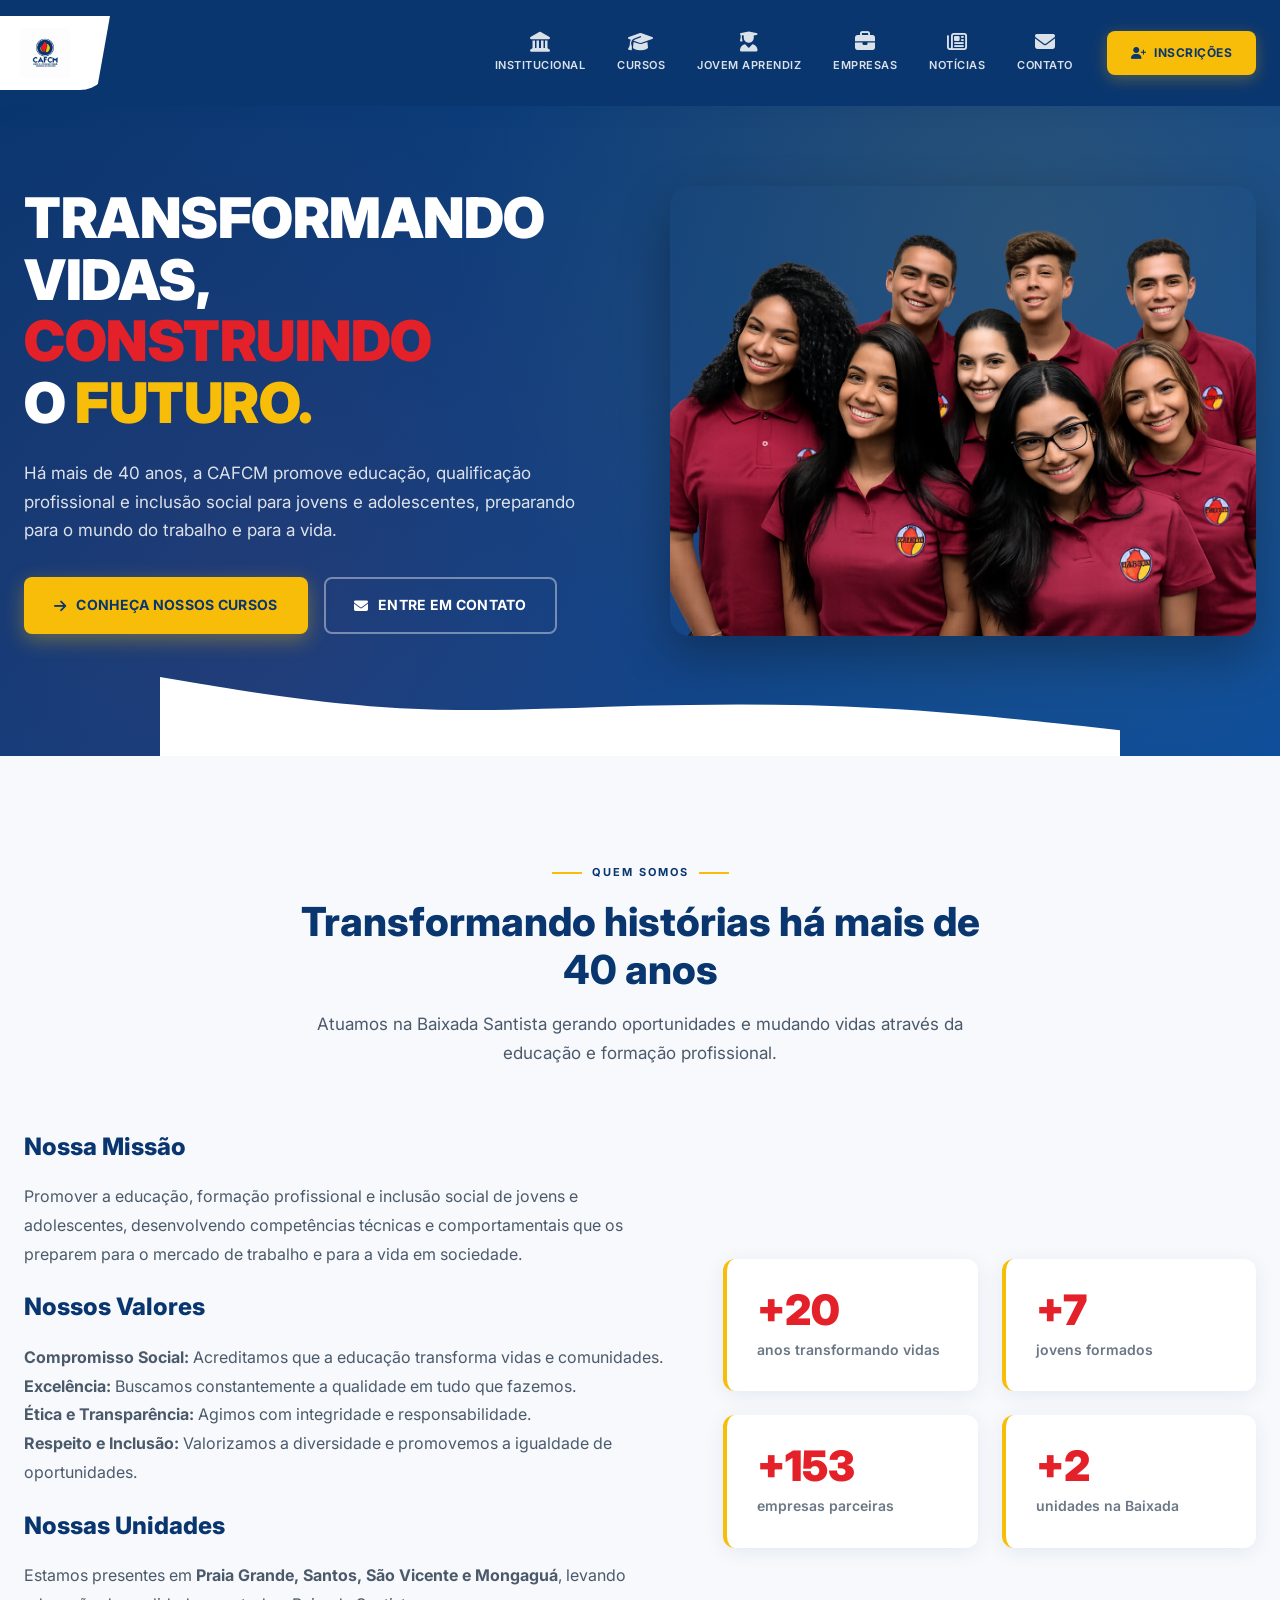
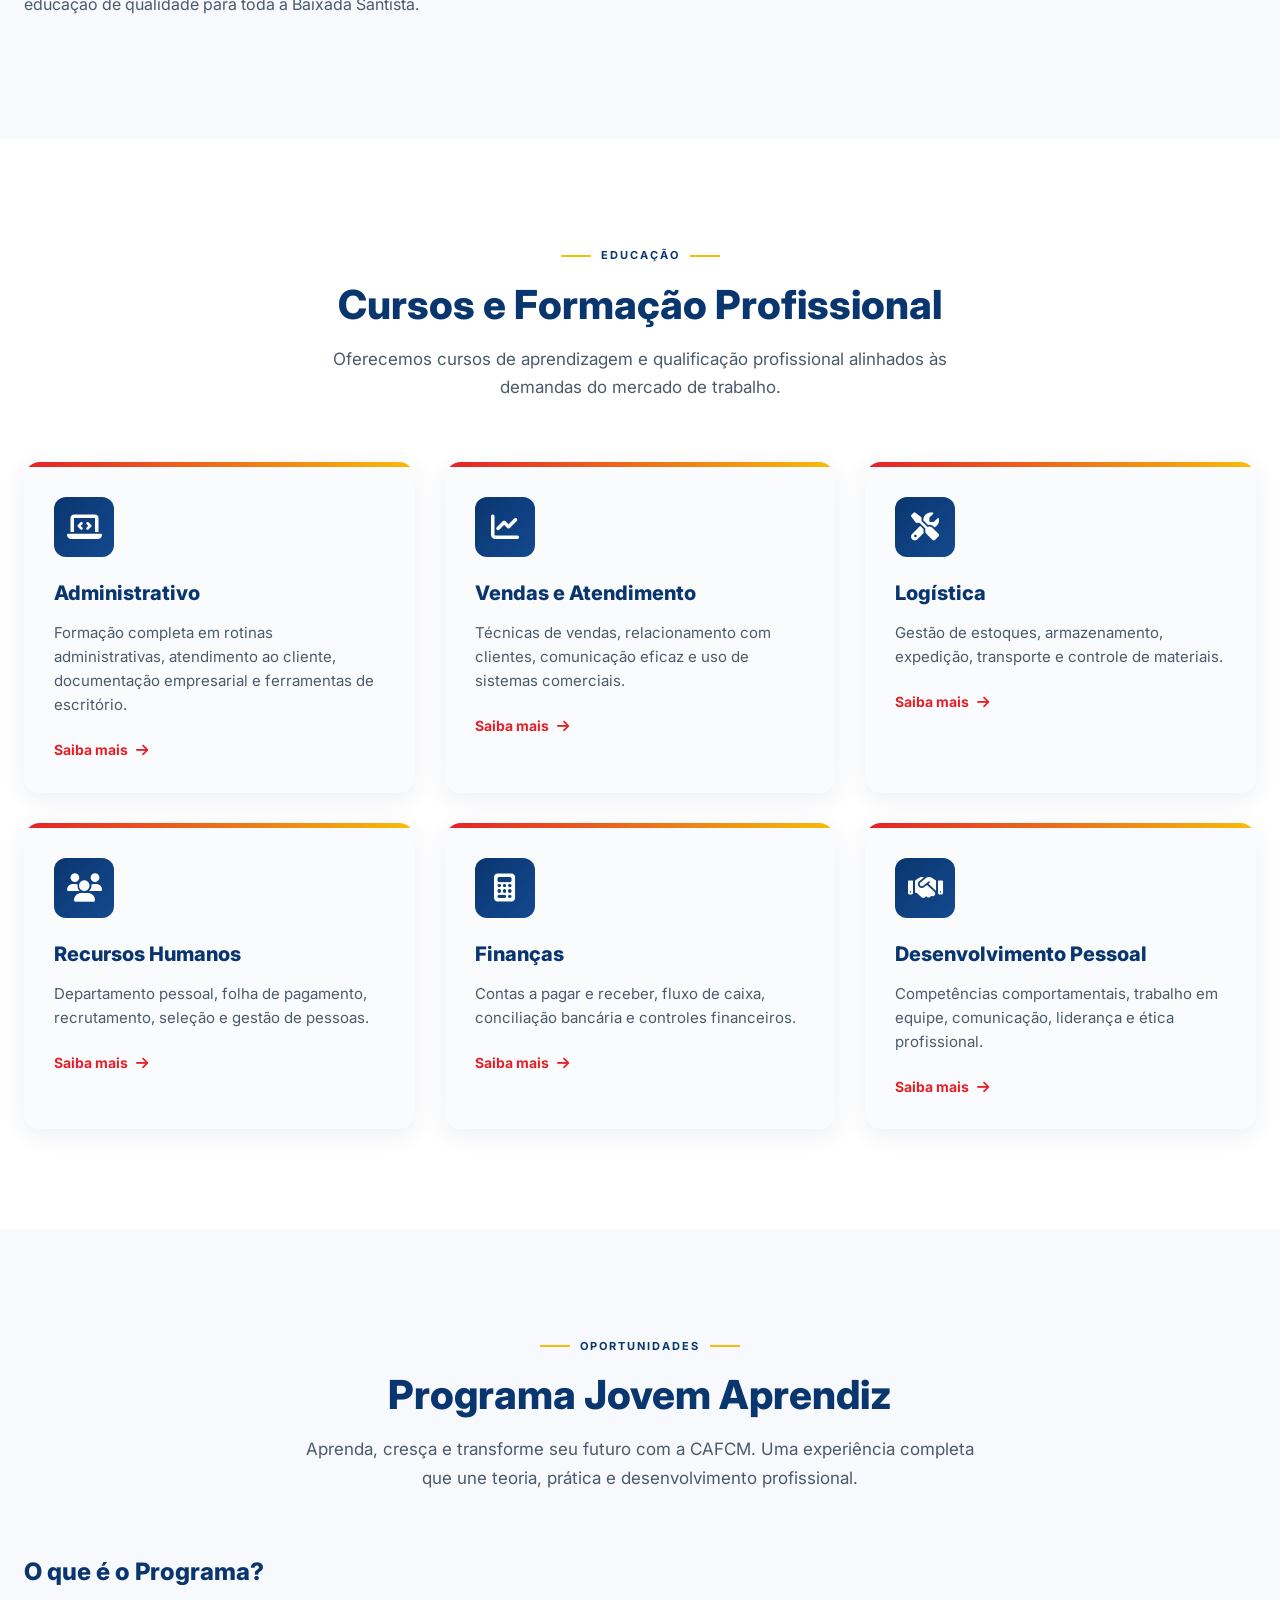
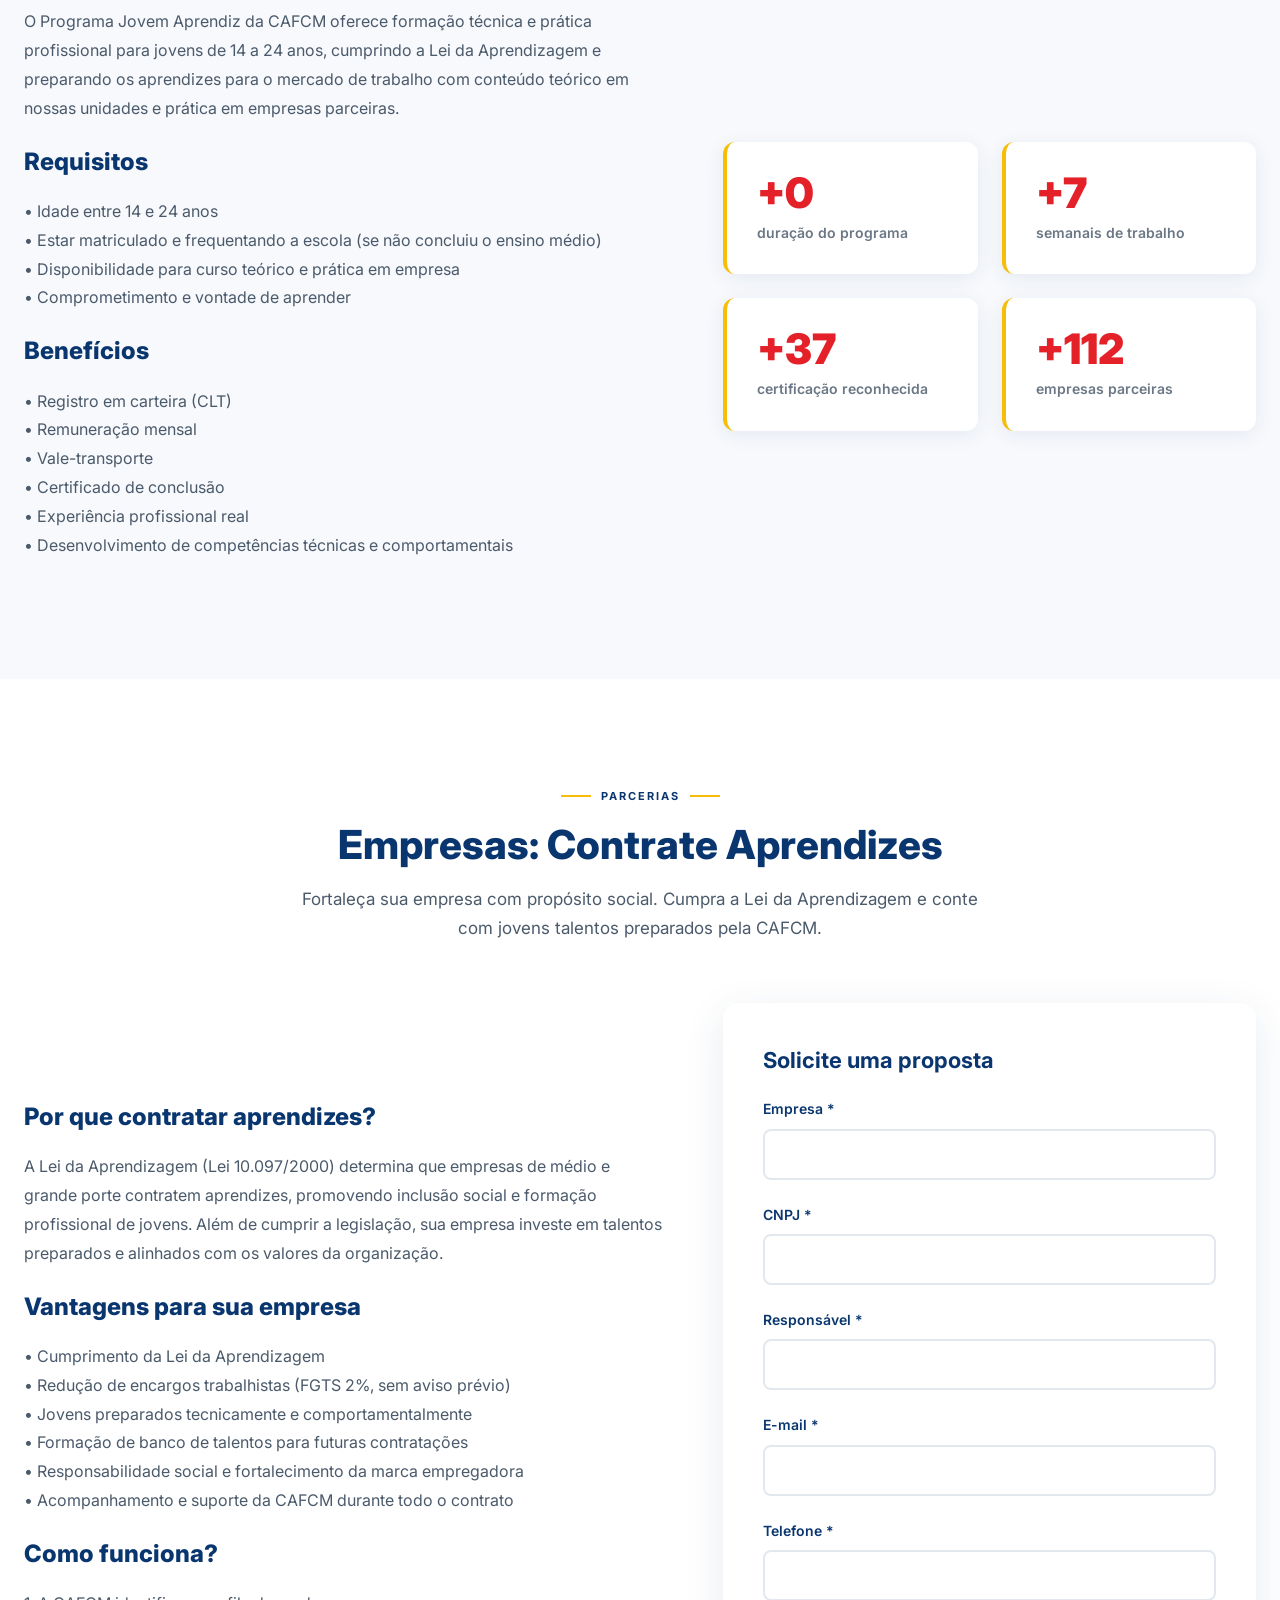
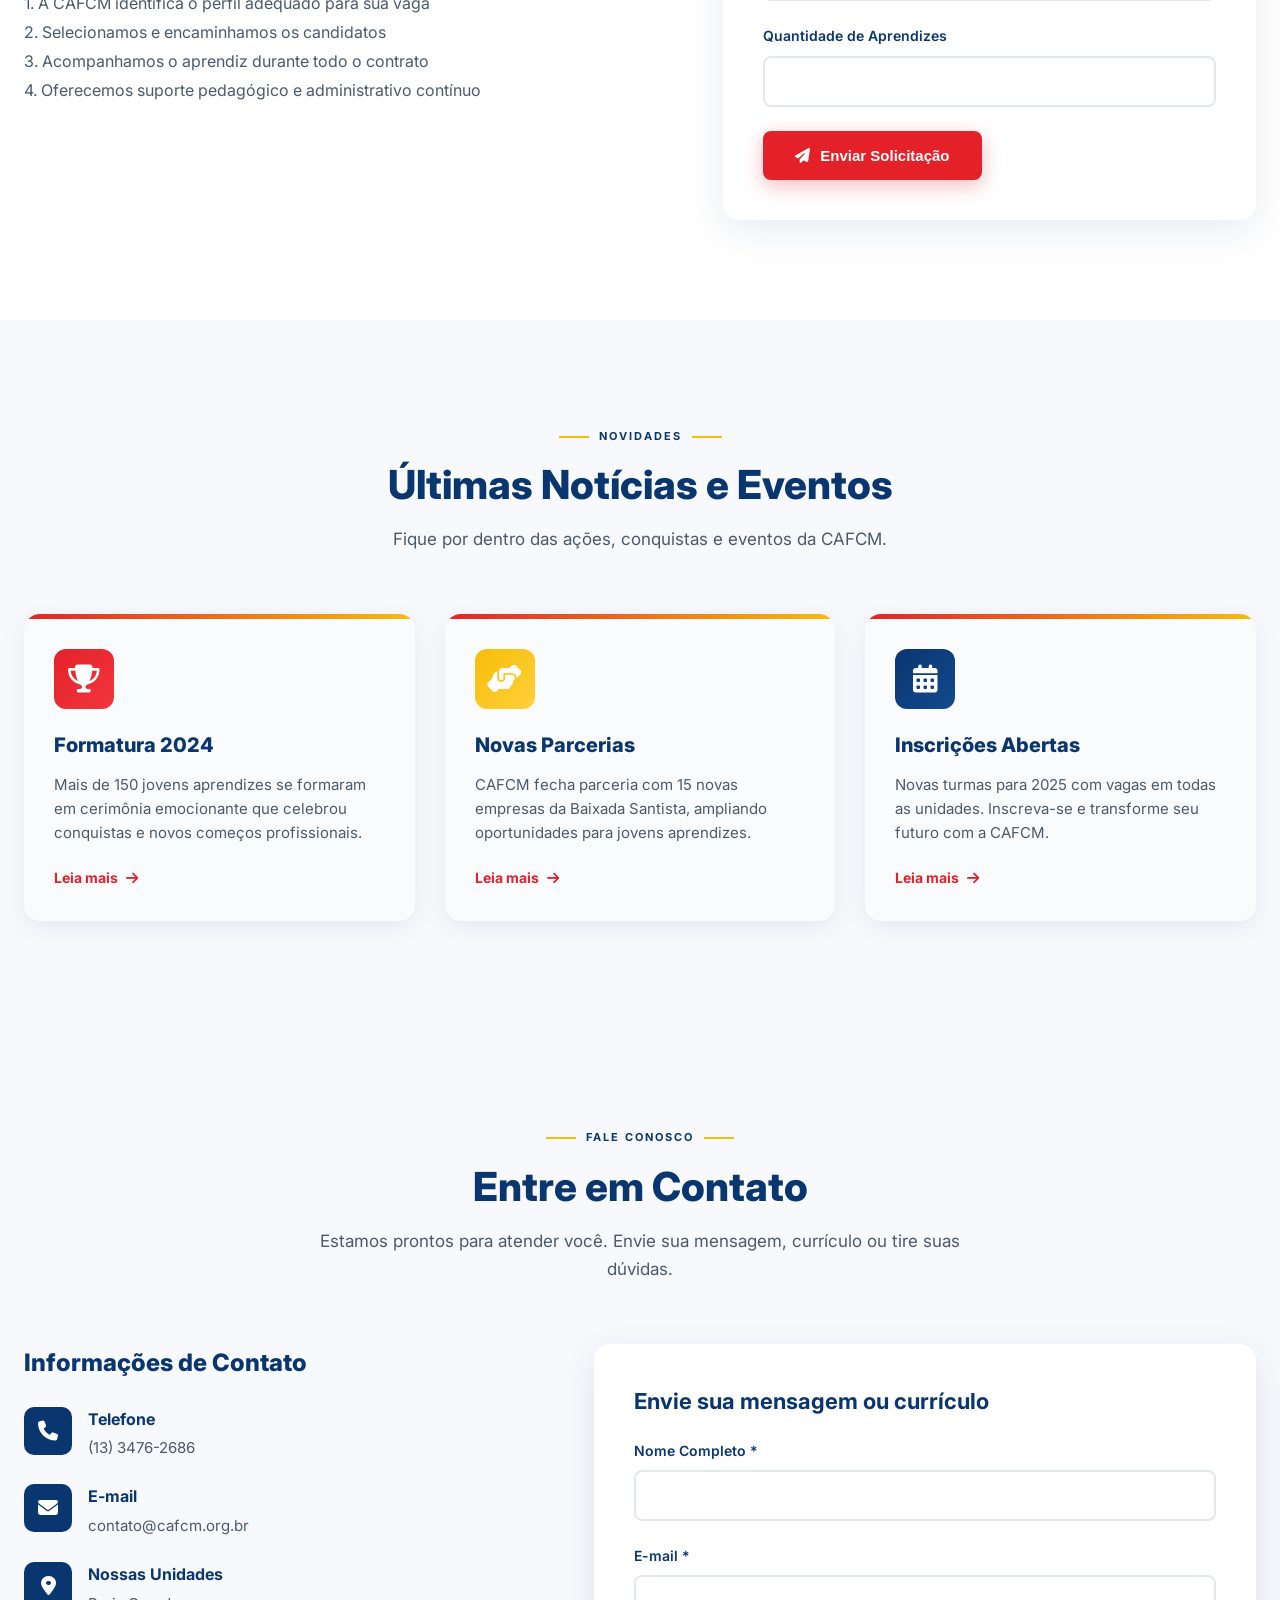
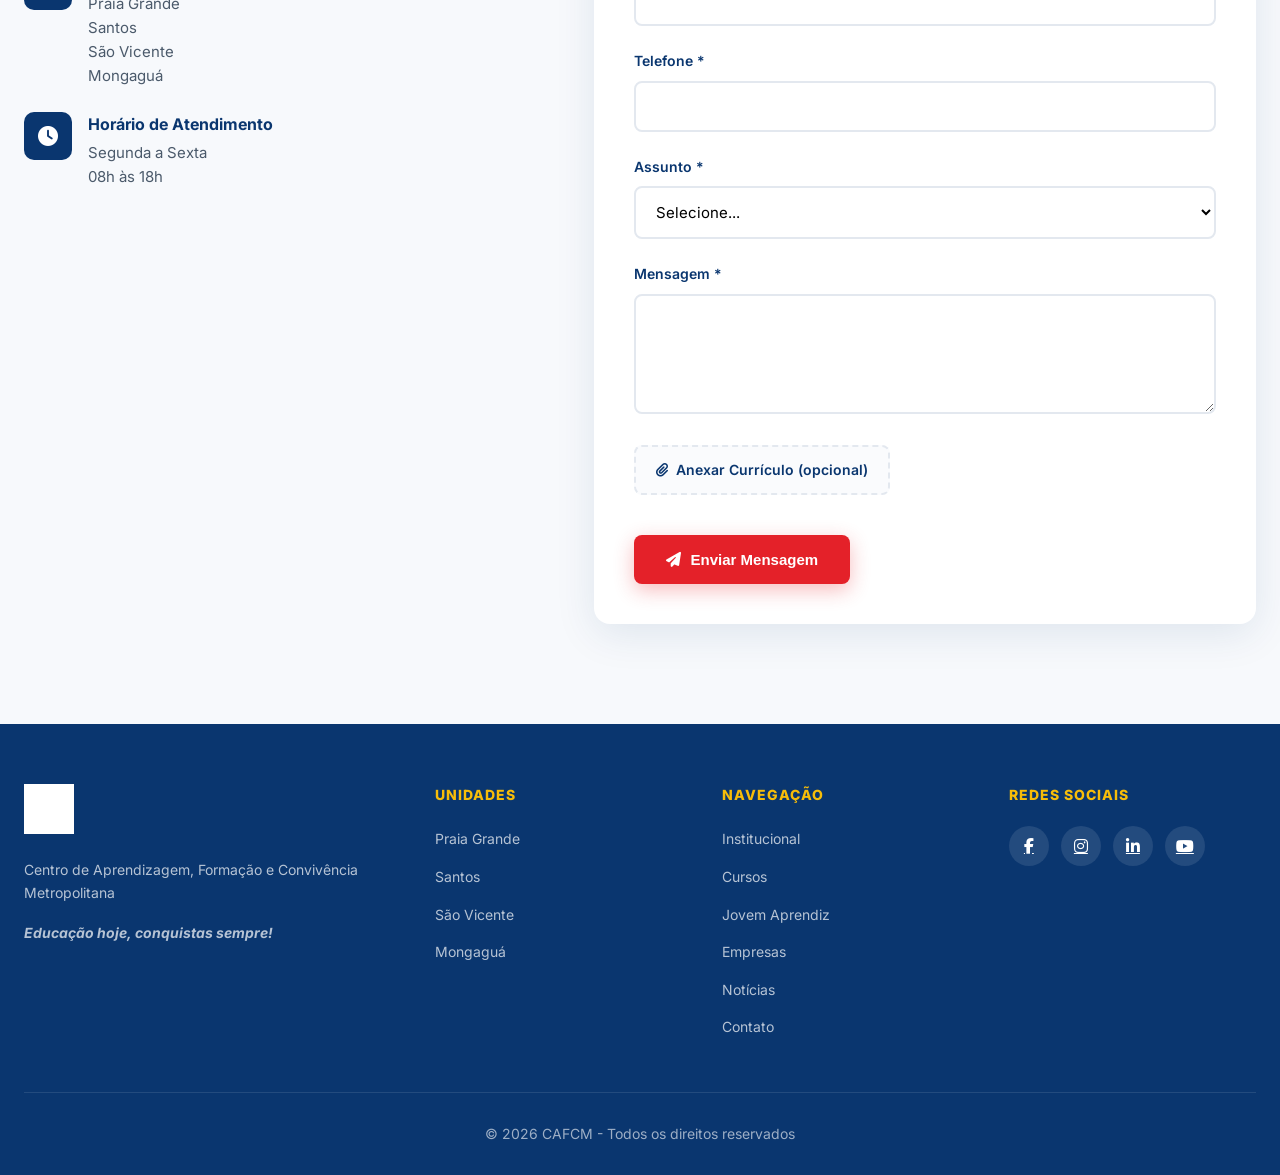
<file: index.html>
<!DOCTYPE html>
<html lang="pt-BR">
<head>
    <meta charset="UTF-8">
    <meta name="viewport" content="width=device-width, initial-scale=1.0">
    <title>CAFCM - Centro de Aprendizagem, Formação e Convivência Metropolitana</title>
    <meta name="description" content="Há mais de 40 anos transformando vidas através da educação profissional e inclusão social na Baixada Santista.">
    <link rel="stylesheet" href="styles.css?v=4">
    <link rel="stylesheet" href="https://cdnjs.cloudflare.com/ajax/libs/font-awesome/6.4.0/css/all.min.css">
    <link rel="preconnect" href="https://fonts.googleapis.com">
    <link rel="preconnect" href="https://fonts.gstatic.com" crossorigin>
    <link href="https://fonts.googleapis.com/css2?family=Inter:wght@300;400;500;600;700;800;900&display=swap" rel="stylesheet">
</head>
<body>
    <!-- Header com Scroll Spy -->
    <header class="main-header" id="header">
        <div class="container">
            <nav class="navbar">
                <div class="logo">
                    <img src="images/logo.png" alt="CAFCM Logo">
                </div>
                <ul class="nav-menu" id="navMenu">
                    <li class="nav-item">
                        <a href="#institucional" class="nav-link">
                            <i class="fas fa-landmark"></i>
                            <span>INSTITUCIONAL</span>
                        </a>
                    </li>
                    <li class="nav-item">
                        <a href="#cursos" class="nav-link">
                            <i class="fas fa-graduation-cap"></i>
                            <span>CURSOS</span>
                        </a>
                    </li>
                    <li class="nav-item">
                        <a href="#jovem-aprendiz" class="nav-link">
                            <i class="fas fa-user-graduate"></i>
                            <span>JOVEM APRENDIZ</span>
                        </a>
                    </li>
                    <li class="nav-item">
                        <a href="#empresas" class="nav-link">
                            <i class="fas fa-briefcase"></i>
                            <span>EMPRESAS</span>
                        </a>
                    </li>
                    <li class="nav-item">
                        <a href="#noticias" class="nav-link">
                            <i class="far fa-newspaper"></i>
                            <span>NOTÍCIAS</span>
                        </a>
                    </li>
                    <li class="nav-item">
                        <a href="#contato" class="nav-link">
                            <i class="fas fa-envelope"></i>
                            <span>CONTATO</span>
                        </a>
                    </li>
                </ul>
                <a href="#inscricoes" class="btn-inscricoes">
                    <i class="fas fa-user-plus"></i> INSCRIÇÕES
                </a>
                <button class="mobile-menu-toggle" aria-label="Menu">
                    <i class="fas fa-bars"></i>
                </button>
            </nav>
        </div>
    </header>

    <!-- Hero Section -->
    <section class="hero" id="home">
        <div class="hero-bg"></div>
        <div class="container">
            <div class="hero-grid">
                <div class="hero-content">
                    <h1 class="hero-title">
                        TRANSFORMANDO<br>
                        VIDAS, <span class="highlight red">CONSTRUINDO</span><br>
                        O <span class="highlight yellow">FUTURO.</span>
                    </h1>
                    <p class="hero-subtitle">
                        Há mais de 40 anos, a CAFCM promove educação, qualificação profissional e inclusão social para jovens e adolescentes, preparando para o mundo do trabalho e para a vida.
                    </p>
                    <div class="hero-buttons">
                        <a href="#cursos" class="btn btn-primary">
                            <i class="fas fa-arrow-right"></i> CONHEÇA NOSSOS CURSOS
                        </a>
                        <a href="#contato" class="btn btn-outline">
                            <i class="fas fa-envelope"></i> ENTRE EM CONTATO
                        </a>
                    </div>
                </div>
                <div class="hero-image">
                    <div class="image-wrapper">
                        <img src="images/hero-team.jpg" alt="Equipe CAFCM - Jovens Aprendizes">
                    </div>
                </div>
            </div>
        </div>
        <div class="hero-wave">
            <svg viewBox="0 0 1440 120" fill="none" xmlns="http://www.w3.org/2000/svg">
                <path d="M0 0L60 10C120 20 240 40 360 46.7C480 53 600 47 720 43.3C840 40 960 40 1080 46.7C1200 53 1320 67 1380 73.3L1440 80V120H1380C1320 120 1200 120 1080 120C960 120 840 120 720 120C600 120 480 120 360 120C240 120 120 120 60 120H0V0Z" fill="#FFFFFF"/>
            </svg>
        </div>
    </section>

    <!-- Seção Institucional -->
    <section id="institucional">
        <div class="container">
            <div class="section-header">
                <span class="section-label">QUEM SOMOS</span>
                <h2 class="section-title">Transformando histórias há mais de 40 anos</h2>
                <p class="section-subtitle">
                    Atuamos na Baixada Santista gerando oportunidades e mudando vidas através da educação e formação profissional.
                </p>
            </div>

            <div class="institucional-grid">
                <div class="institucional-content">
                    <h3>Nossa Missão</h3>
                    <p>
                        Promover a educação, formação profissional e inclusão social de jovens e adolescentes, desenvolvendo competências técnicas e comportamentais que os preparem para o mercado de trabalho e para a vida em sociedade.
                    </p>

                    <h3>Nossos Valores</h3>
                    <p>
                        <strong>Compromisso Social:</strong> Acreditamos que a educação transforma vidas e comunidades.<br>
                        <strong>Excelência:</strong> Buscamos constantemente a qualidade em tudo que fazemos.<br>
                        <strong>Ética e Transparência:</strong> Agimos com integridade e responsabilidade.<br>
                        <strong>Respeito e Inclusão:</strong> Valorizamos a diversidade e promovemos a igualdade de oportunidades.
                    </p>

                    <h3>Nossas Unidades</h3>
                    <p>
                        Estamos presentes em <strong>Praia Grande, Santos, São Vicente e Mongaguá</strong>, levando educação de qualidade para toda a Baixada Santista.
                    </p>
                </div>

                <div class="stats-grid">
                    <div class="stat-box">
                        <div class="number">+40</div>
                        <div class="label">anos transformando vidas</div>
                    </div>
                    <div class="stat-box">
                        <div class="number">+15 mil</div>
                        <div class="label">jovens formados</div>
                    </div>
                    <div class="stat-box">
                        <div class="number">+300</div>
                        <div class="label">empresas parceiras</div>
                    </div>
                    <div class="stat-box">
                        <div class="number">4</div>
                        <div class="label">unidades na Baixada</div>
                    </div>
                </div>
            </div>
        </div>
    </section>

    <!-- Seção Cursos -->
    <section id="cursos">
        <div class="container">
            <div class="section-header">
                <span class="section-label">EDUCAÇÃO</span>
                <h2 class="section-title">Cursos e Formação Profissional</h2>
                <p class="section-subtitle">
                    Oferecemos cursos de aprendizagem e qualificação profissional alinhados às demandas do mercado de trabalho.
                </p>
            </div>

            <div class="cursos-grid">
                <div class="curso-card">
                    <div class="card-top"></div>
                    <div class="card-body">
                        <div class="icon">
                            <i class="fas fa-laptop-code"></i>
                        </div>
                        <h3>Administrativo</h3>
                        <p>
                            Formação completa em rotinas administrativas, atendimento ao cliente, documentação empresarial e ferramentas de escritório.
                        </p>
                        <a href="#contato" class="btn-link">
                            Saiba mais <i class="fas fa-arrow-right"></i>
                        </a>
                    </div>
                </div>

                <div class="curso-card">
                    <div class="card-top"></div>
                    <div class="card-body">
                        <div class="icon">
                            <i class="fas fa-chart-line"></i>
                        </div>
                        <h3>Vendas e Atendimento</h3>
                        <p>
                            Técnicas de vendas, relacionamento com clientes, comunicação eficaz e uso de sistemas comerciais.
                        </p>
                        <a href="#contato" class="btn-link">
                            Saiba mais <i class="fas fa-arrow-right"></i>
                        </a>
                    </div>
                </div>

                <div class="curso-card">
                    <div class="card-top"></div>
                    <div class="card-body">
                        <div class="icon">
                            <i class="fas fa-tools"></i>
                        </div>
                        <h3>Logística</h3>
                        <p>
                            Gestão de estoques, armazenamento, expedição, transporte e controle de materiais.
                        </p>
                        <a href="#contato" class="btn-link">
                            Saiba mais <i class="fas fa-arrow-right"></i>
                        </a>
                    </div>
                </div>

                <div class="curso-card">
                    <div class="card-top"></div>
                    <div class="card-body">
                        <div class="icon">
                            <i class="fas fa-users"></i>
                        </div>
                        <h3>Recursos Humanos</h3>
                        <p>
                            Departamento pessoal, folha de pagamento, recrutamento, seleção e gestão de pessoas.
                        </p>
                        <a href="#contato" class="btn-link">
                            Saiba mais <i class="fas fa-arrow-right"></i>
                        </a>
                    </div>
                </div>

                <div class="curso-card">
                    <div class="card-top"></div>
                    <div class="card-body">
                        <div class="icon">
                            <i class="fas fa-calculator"></i>
                        </div>
                        <h3>Finanças</h3>
                        <p>
                            Contas a pagar e receber, fluxo de caixa, conciliação bancária e controles financeiros.
                        </p>
                        <a href="#contato" class="btn-link">
                            Saiba mais <i class="fas fa-arrow-right"></i>
                        </a>
                    </div>
                </div>

                <div class="curso-card">
                    <div class="card-top"></div>
                    <div class="card-body">
                        <div class="icon">
                            <i class="fas fa-handshake"></i>
                        </div>
                        <h3>Desenvolvimento Pessoal</h3>
                        <p>
                            Competências comportamentais, trabalho em equipe, comunicação, liderança e ética profissional.
                        </p>
                        <a href="#contato" class="btn-link">
                            Saiba mais <i class="fas fa-arrow-right"></i>
                        </a>
                    </div>
                </div>
            </div>
        </div>
    </section>

    <!-- Seção Jovem Aprendiz -->
    <section id="jovem-aprendiz" style="background: var(--fundo-secundario); padding: 100px 0;">
        <div class="container">
            <div class="section-header">
                <span class="section-label">OPORTUNIDADES</span>
                <h2 class="section-title">Programa Jovem Aprendiz</h2>
                <p class="section-subtitle">
                    Aprenda, cresça e transforme seu futuro com a CAFCM. Uma experiência completa que une teoria, prática e desenvolvimento profissional.
                </p>
            </div>

            <div class="institucional-grid" style="margin-top: 50px;">
                <div class="institucional-content">
                    <h3>O que é o Programa?</h3>
                    <p>
                        O Programa Jovem Aprendiz da CAFCM oferece formação técnica e prática profissional para jovens de 14 a 24 anos, cumprindo a Lei da Aprendizagem e preparando os aprendizes para o mercado de trabalho com conteúdo teórico em nossas unidades e prática em empresas parceiras.
                    </p>

                    <h3>Requisitos</h3>
                    <p>
                        • Idade entre 14 e 24 anos<br>
                        • Estar matriculado e frequentando a escola (se não concluiu o ensino médio)<br>
                        • Disponibilidade para curso teórico e prática em empresa<br>
                        • Comprometimento e vontade de aprender
                    </p>

                    <h3>Benefícios</h3>
                    <p>
                        • Registro em carteira (CLT)<br>
                        • Remuneração mensal<br>
                        • Vale-transporte<br>
                        • Certificado de conclusão<br>
                        • Experiência profissional real<br>
                        • Desenvolvimento de competências técnicas e comportamentais
                    </p>
                </div>

                <div class="stats-grid">
                    <div class="stat-box">
                        <div class="number">2 anos</div>
                        <div class="label">duração do programa</div>
                    </div>
                    <div class="stat-box">
                        <div class="number">20h</div>
                        <div class="label">semanais de trabalho</div>
                    </div>
                    <div class="stat-box">
                        <div class="number">100%</div>
                        <div class="label">certificação reconhecida</div>
                    </div>
                    <div class="stat-box">
                        <div class="number">+300</div>
                        <div class="label">empresas parceiras</div>
                    </div>
                </div>
            </div>
        </div>
    </section>

    <!-- Seção Empresas -->
    <section id="empresas" style="background: var(--branco); padding: 100px 0;">
        <div class="container">
            <div class="section-header">
                <span class="section-label">PARCERIAS</span>
                <h2 class="section-title">Empresas: Contrate Aprendizes</h2>
                <p class="section-subtitle">
                    Fortaleça sua empresa com propósito social. Cumpra a Lei da Aprendizagem e conte com jovens talentos preparados pela CAFCM.
                </p>
            </div>

            <div class="institucional-grid" style="margin-top: 50px;">
                <div class="institucional-content">
                    <h3>Por que contratar aprendizes?</h3>
                    <p>
                        A Lei da Aprendizagem (Lei 10.097/2000) determina que empresas de médio e grande porte contratem aprendizes, promovendo inclusão social e formação profissional de jovens. Além de cumprir a legislação, sua empresa investe em talentos preparados e alinhados com os valores da organização.
                    </p>

                    <h3>Vantagens para sua empresa</h3>
                    <p>
                        • Cumprimento da Lei da Aprendizagem<br>
                        • Redução de encargos trabalhistas (FGTS 2%, sem aviso prévio)<br>
                        • Jovens preparados tecnicamente e comportamentalmente<br>
                        • Formação de banco de talentos para futuras contratações<br>
                        • Responsabilidade social e fortalecimento da marca empregadora<br>
                        • Acompanhamento e suporte da CAFCM durante todo o contrato
                    </p>

                    <h3>Como funciona?</h3>
                    <p>
                        1. A CAFCM identifica o perfil adequado para sua vaga<br>
                        2. Selecionamos e encaminhamos os candidatos<br>
                        3. Acompanhamos o aprendiz durante todo o contrato<br>
                        4. Oferecemos suporte pedagógico e administrativo contínuo
                    </p>
                </div>

                <div class="form-contato" style="margin-top: 0;">
                    <h3 style="font-size: 22px; color: var(--azul-institucional); margin-bottom: 20px;">Solicite uma proposta</h3>
                    <form id="formEmpresa">
                        <div class="form-group">
                            <label>Empresa *</label>
                            <input type="text" name="empresa" required>
                        </div>
                        <div class="form-group">
                            <label>CNPJ *</label>
                            <input type="text" name="cnpj" required>
                        </div>
                        <div class="form-group">
                            <label>Responsável *</label>
                            <input type="text" name="responsavel" required>
                        </div>
                        <div class="form-group">
                            <label>E-mail *</label>
                            <input type="email" name="email" required>
                        </div>
                        <div class="form-group">
                            <label>Telefone *</label>
                            <input type="tel" name="telefone" required>
                        </div>
                        <div class="form-group">
                            <label>Quantidade de Aprendizes</label>
                            <input type="number" name="quantidade" min="1">
                        </div>
                        <button type="submit" class="btn-submit">
                            <i class="fas fa-paper-plane"></i> Enviar Solicitação
                        </button>
                    </form>
                </div>
            </div>
        </div>
    </section>

    <!-- Seção Notícias -->
    <section id="noticias" style="background: var(--fundo-secundario); padding: 100px 0;">
        <div class="container">
            <div class="section-header">
                <span class="section-label">NOVIDADES</span>
                <h2 class="section-title">Últimas Notícias e Eventos</h2>
                <p class="section-subtitle">
                    Fique por dentro das ações, conquistas e eventos da CAFCM.
                </p>
            </div>

            <div class="cursos-grid" style="margin-top: 50px;">
                <div class="curso-card">
                    <div class="card-top"></div>
                    <div class="card-body">
                        <div class="icon" style="background: linear-gradient(135deg, var(--vermelho), var(--vermelho-hover));">
                            <i class="fas fa-trophy"></i>
                        </div>
                        <h3>Formatura 2024</h3>
                        <p>
                            Mais de 150 jovens aprendizes se formaram em cerimônia emocionante que celebrou conquistas e novos começos profissionais.
                        </p>
                        <a href="#contato" class="btn-link">
                            Leia mais <i class="fas fa-arrow-right"></i>
                        </a>
                    </div>
                </div>

                <div class="curso-card">
                    <div class="card-top"></div>
                    <div class="card-body">
                        <div class="icon" style="background: linear-gradient(135deg, var(--amarelo), var(--amarelo-hover));">
                            <i class="fas fa-hands-helping"></i>
                        </div>
                        <h3>Novas Parcerias</h3>
                        <p>
                            CAFCM fecha parceria com 15 novas empresas da Baixada Santista, ampliando oportunidades para jovens aprendizes.
                        </p>
                        <a href="#contato" class="btn-link">
                            Leia mais <i class="fas fa-arrow-right"></i>
                        </a>
                    </div>
                </div>

                <div class="curso-card">
                    <div class="card-top"></div>
                    <div class="card-body">
                        <div class="icon" style="background: linear-gradient(135deg, var(--azul-institucional), var(--azul-hover));">
                            <i class="fas fa-calendar-alt"></i>
                        </div>
                        <h3>Inscrições Abertas</h3>
                        <p>
                            Novas turmas para 2025 com vagas em todas as unidades. Inscreva-se e transforme seu futuro com a CAFCM.
                        </p>
                        <a href="#contato" class="btn-link">
                            Leia mais <i class="fas fa-arrow-right"></i>
                        </a>
                    </div>
                </div>
            </div>
        </div>
    </section>

    <!-- Seção Contato -->
    <section id="contato">
        <div class="container">
            <div class="section-header">
                <span class="section-label">FALE CONOSCO</span>
                <h2 class="section-title">Entre em Contato</h2>
                <p class="section-subtitle">
                    Estamos prontos para atender você. Envie sua mensagem, currículo ou tire suas dúvidas.
                </p>
            </div>

            <div class="contato-grid">
                <div class="contato-info">
                    <h3>Informações de Contato</h3>

                    <div class="info-item">
                        <div class="icon">
                            <i class="fas fa-phone"></i>
                        </div>
                        <div class="text">
                            <h4>Telefone</h4>
                            <p>(13) 3476-2686</p>
                        </div>
                    </div>

                    <div class="info-item">
                        <div class="icon">
                            <i class="fas fa-envelope"></i>
                        </div>
                        <div class="text">
                            <h4>E-mail</h4>
                            <p>contato@cafcm.org.br</p>
                        </div>
                    </div>

                    <div class="info-item">
                        <div class="icon">
                            <i class="fas fa-map-marker-alt"></i>
                        </div>
                        <div class="text">
                            <h4>Nossas Unidades</h4>
                            <p>
                                Praia Grande<br>
                                Santos<br>
                                São Vicente<br>
                                Mongaguá
                            </p>
                        </div>
                    </div>

                    <div class="info-item">
                        <div class="icon">
                            <i class="fas fa-clock"></i>
                        </div>
                        <div class="text">
                            <h4>Horário de Atendimento</h4>
                            <p>Segunda a Sexta<br>08h às 18h</p>
                        </div>
                    </div>
                </div>

                <div class="form-contato" id="inscricoes">
                    <h3 style="font-size: 22px; color: var(--azul-institucional); margin-bottom: 20px;">Envie sua mensagem ou currículo</h3>
                    <form id="formContato">
                        <div class="form-group">
                            <label>Nome Completo *</label>
                            <input type="text" name="nome" required>
                        </div>

                        <div class="form-group">
                            <label>E-mail *</label>
                            <input type="email" name="email" required>
                        </div>

                        <div class="form-group">
                            <label>Telefone *</label>
                            <input type="tel" name="telefone" required>
                        </div>

                        <div class="form-group">
                            <label>Assunto *</label>
                            <select name="assunto" required>
                                <option value="">Selecione...</option>
                                <option value="inscricao">Inscrição de Jovem Aprendiz</option>
                                <option value="curriculo">Envio de Currículo</option>
                                <option value="empresa">Sou empresa e quero contratar</option>
                                <option value="informacoes">Informações sobre cursos</option>
                                <option value="outro">Outro assunto</option>
                            </select>
                        </div>

                        <div class="form-group">
                            <label>Mensagem *</label>
                            <textarea name="mensagem" required></textarea>
                        </div>

                        <div class="form-group">
                            <div class="form-file">
                                <input type="file" id="curriculo" name="curriculo" accept=".pdf,.doc,.docx">
                                <label for="curriculo">
                                    <i class="fas fa-paperclip"></i> Anexar Currículo (opcional)
                                </label>
                            </div>
                        </div>

                        <button type="submit" class="btn-submit">
                            <i class="fas fa-paper-plane"></i> Enviar Mensagem
                        </button>
                    </form>
                </div>
            </div>
        </div>
    </section>

    <!-- Footer -->
    <footer class="main-footer">
        <div class="container">
            <div class="footer-grid">
                <div class="footer-brand">
                    <img src="images/logo.png" alt="CAFCM">
                    <p>Centro de Aprendizagem, Formação e Convivência Metropolitana</p>
                    <p style="margin-top: 16px; font-style: italic;">
                        <strong>Educação hoje, conquistas sempre!</strong>
                    </p>
                </div>

                <div class="footer-col">
                    <h4>UNIDADES</h4>
                    <ul>
                        <li><a href="#contato">Praia Grande</a></li>
                        <li><a href="#contato">Santos</a></li>
                        <li><a href="#contato">São Vicente</a></li>
                        <li><a href="#contato">Mongaguá</a></li>
                    </ul>
                </div>

                <div class="footer-col">
                    <h4>NAVEGAÇÃO</h4>
                    <ul>
                        <li><a href="#institucional">Institucional</a></li>
                        <li><a href="#cursos">Cursos</a></li>
                        <li><a href="#jovem-aprendiz">Jovem Aprendiz</a></li>
                        <li><a href="#empresas">Empresas</a></li>
                        <li><a href="#noticias">Notícias</a></li>
                        <li><a href="#contato">Contato</a></li>
                    </ul>
                </div>

                <div class="footer-col">
                    <h4>REDES SOCIAIS</h4>
                    <div class="footer-social">
                        <a href="#" aria-label="Facebook"><i class="fab fa-facebook-f"></i></a>
                        <a href="#" aria-label="Instagram"><i class="fab fa-instagram"></i></a>
                        <a href="#" aria-label="LinkedIn"><i class="fab fa-linkedin-in"></i></a>
                        <a href="#" aria-label="YouTube"><i class="fab fa-youtube"></i></a>
                    </div>
                </div>
            </div>

            <div class="footer-bottom">
                <p>&copy; 2026 CAFCM - Todos os direitos reservados</p>
            </div>
        </div>
    </footer>

    <script src="config.js"></script>
    <script src="script.js?v=99"></script>
    <script src="form-handler.js?v=99"></script>
</body>
</html>
</file>
<file: styles.css>
/* ===== Reset & Base ===== */
* { margin: 0; padding: 0; box-sizing: border-box; }

:root {
    /* Paleta Oficial CAFCM */
    --azul-institucional: #0A366F;
    --azul-hover: #13498F;
    --azul-claro: #7D93AF;
    --vermelho: #E42129;
    --vermelho-hover: #F2363E;
    --amarelo: #F7BD09;
    --amarelo-hover: #FFD03A;

    /* Backgrounds */
    --branco: #FFFFFF;
    --fundo-secundario: #F7F9FC;
    --fundo-cards: #FAFBFD;

    /* Textos */
    --texto-principal: #0A366F;
    --texto-secundario: #4B5A6B;
    --texto-medio: #6B7785;
    --texto-escuro: #223040;

    /* Neutros */
    --linhas: #E3E8EF;
    --cinza-claro: #C9D3DF;

    /* Estados */
    --sucesso: #2EAF5D;
    --aviso: #F7BD09;
    --erro: #D63A3A;
    --info: #2E86DE;

    --ease: cubic-bezier(0.16, 1, 0.3, 1);
}

html { scroll-behavior: smooth; }

body {
    font-family: 'Inter', -apple-system, BlinkMacSystemFont, sans-serif;
    line-height: 1.6;
    color: var(--texto-principal);
    background: var(--branco);
    overflow-x: hidden;
}

.container { max-width: 1280px; margin: 0 auto; padding: 0 24px; }

/* ===== Header com Scroll Spy ===== */
.main-header {
    position: sticky;
    top: 0;
    z-index: 1000;
    background: var(--azul-institucional);
    box-shadow: 0 2px 20px rgba(10,54,111,0.15);
    transition: all 0.3s var(--ease);
}

.main-header.scrolled {
    box-shadow: 0 4px 30px rgba(10,54,111,0.25);
}

.navbar {
    display: flex;
    align-items: center;
    justify-content: space-between;
    padding: 16px 0;
}

.logo {
    background: var(--branco);
    padding: 12px 40px 12px 20px;
    border-radius: 0 0 30px 0;
    margin-left: -24px;
    clip-path: polygon(0 0, 100% 0, 88% 100%, 0% 100%);
    display: flex;
    align-items: center;
    transition: transform 0.3s var(--ease);
}

.logo:hover { transform: translateY(-2px); }
.logo img { height: 50px; width: auto; }

.nav-menu {
    display: flex;
    list-style: none;
    align-items: center;
    gap: 4px;
    margin-left: auto;
    margin-right: 20px;
}

.nav-item a {
    color: rgba(255,255,255,0.85);
    text-decoration: none;
    font-weight: 600;
    font-size: 11px;
    letter-spacing: 0.5px;
    padding: 8px 14px;
    display: flex;
    flex-direction: column;
    align-items: center;
    gap: 5px;
    transition: all 0.3s var(--ease);
    position: relative;
    border-radius: 8px;
}

.nav-item a i {
    font-size: 20px;
    transition: all 0.3s var(--ease);
}

/* Scroll Spy - ícone brilha em amarelo quando na seção */
.nav-item a.active {
    color: var(--amarelo);
    background: rgba(247,189,9,0.12);
}

.nav-item a.active i {
    color: var(--amarelo);
    filter: drop-shadow(0 0 8px rgba(247,189,9,0.6));
    transform: scale(1.1);
}

.nav-item a:hover {
    color: var(--amarelo);
    background: rgba(247,189,9,0.08);
}

.nav-item a:hover i {
    transform: translateY(-3px) scale(1.08);
}

.btn-inscricoes {
    background: var(--amarelo);
    color: var(--azul-institucional);
    padding: 12px 24px;
    border-radius: 8px;
    text-decoration: none;
    font-weight: 700;
    font-size: 12px;
    letter-spacing: 0.5px;
    display: flex;
    align-items: center;
    gap: 8px;
    transition: all 0.3s var(--ease);
    box-shadow: 0 4px 16px rgba(247,189,9,0.3);
}

.btn-inscricoes:hover {
    background: var(--amarelo-hover);
    transform: translateY(-2px);
    box-shadow: 0 6px 24px rgba(247,189,9,0.45);
}

.mobile-menu-toggle {
    display: none;
    background: none;
    border: none;
    font-size: 24px;
    color: var(--branco);
    cursor: pointer;
}

/* ===== Hero ===== */
.hero {
    position: relative;
    background: linear-gradient(135deg, var(--azul-institucional) 0%, #0F4E9A 100%);
    padding: 80px 0 120px;
    overflow: hidden;
}

.hero-bg {
    position: absolute;
    inset: 0;
    background:
        radial-gradient(circle at 80% 20%, rgba(247,189,9,0.12), transparent 50%),
        radial-gradient(circle at 20% 80%, rgba(228,33,41,0.1), transparent 50%);
}

.hero-grid {
    display: grid;
    grid-template-columns: 1fr 1fr;
    gap: 60px;
    align-items: center;
    position: relative;
    z-index: 2;
}

.hero-title {
    font-size: 56px;
    font-weight: 900;
    line-height: 1.1;
    color: var(--branco);
    letter-spacing: -0.5px;
    margin-bottom: 24px;
    animation: slideUp 0.8s var(--ease) both;
}

.hero-title .highlight.red { color: var(--vermelho); }
.hero-title .highlight.yellow { color: var(--amarelo); }

.hero-subtitle {
    font-size: 17px;
    color: rgba(255,255,255,0.85);
    line-height: 1.7;
    margin-bottom: 32px;
    animation: slideUp 0.8s var(--ease) 0.1s both;
}

.hero-buttons {
    display: flex;
    gap: 16px;
    flex-wrap: wrap;
    animation: slideUp 0.8s var(--ease) 0.2s both;
}

.btn {
    display: inline-flex;
    align-items: center;
    gap: 10px;
    padding: 15px 28px;
    border-radius: 8px;
    text-decoration: none;
    font-weight: 700;
    font-size: 14px;
    letter-spacing: 0.3px;
    transition: all 0.3s var(--ease);
    border: 2px solid transparent;
    cursor: pointer;
}

.btn-primary {
    background: var(--amarelo);
    color: var(--azul-institucional);
    box-shadow: 0 6px 20px rgba(247,189,9,0.35);
}

.btn-primary:hover {
    background: var(--amarelo-hover);
    transform: translateY(-3px);
    box-shadow: 0 10px 30px rgba(247,189,9,0.5);
}

.btn-primary i { transition: transform 0.3s var(--ease); }
.btn-primary:hover i { transform: translateX(4px); }

.btn-outline {
    background: transparent;
    color: var(--branco);
    border-color: rgba(255,255,255,0.4);
}

.btn-outline:hover {
    background: var(--branco);
    color: var(--azul-institucional);
    border-color: var(--branco);
    transform: translateY(-3px);
}

/* Hero Image */
.hero-image { position: relative; }

.image-wrapper {
    position: relative;
    border-radius: 20px;
    overflow: hidden;
    box-shadow: 0 20px 50px rgba(0,0,0,0.3);
    animation: fadeInScale 1s var(--ease) 0.3s both;
}

.image-wrapper img {
    width: 100%;
    height: 450px;
    object-fit: cover;
    display: block;
}

.hero-wave {
    position: absolute;
    bottom: -1px;
    left: 0;
    width: 100%;
    line-height: 0;
    z-index: 3;
}

.hero-wave svg { width: 100%; height: 80px; display: block; }

/* ===== Seções ===== */
section {
    scroll-margin-top: 80px;
}

.section-header {
    text-align: center;
    max-width: 700px;
    margin: 0 auto 60px;
}

.section-label {
    display: inline-flex;
    align-items: center;
    gap: 10px;
    color: var(--azul-institucional);
    font-size: 11px;
    font-weight: 700;
    letter-spacing: 2px;
    margin-bottom: 16px;
    text-transform: uppercase;
}

.section-label::before,
.section-label::after {
    content: '';
    width: 30px;
    height: 2px;
    background: var(--amarelo);
}

.section-title {
    font-size: 40px;
    font-weight: 800;
    line-height: 1.2;
    color: var(--azul-institucional);
    margin-bottom: 16px;
}

.section-subtitle {
    font-size: 17px;
    color: var(--texto-secundario);
    line-height: 1.7;
}

/* ===== Institucional ===== */
#institucional {
    background: var(--fundo-secundario);
    padding: 100px 0;
}

.institucional-grid {
    display: grid;
    grid-template-columns: 1.2fr 1fr;
    gap: 60px;
    align-items: center;
    margin-top: 50px;
}

.institucional-content h3 {
    font-size: 24px;
    font-weight: 800;
    color: var(--azul-institucional);
    margin-bottom: 16px;
}

.institucional-content p {
    color: var(--texto-secundario);
    font-size: 16px;
    line-height: 1.8;
    margin-bottom: 20px;
}

.stats-grid {
    display: grid;
    grid-template-columns: repeat(2, 1fr);
    gap: 24px;
    margin-top: 40px;
}

.stat-box {
    background: var(--branco);
    padding: 30px;
    border-radius: 12px;
    border-left: 4px solid var(--amarelo);
    box-shadow: 0 4px 20px rgba(10,54,111,0.08);
    transition: transform 0.3s var(--ease);
}

.stat-box:hover { transform: translateY(-4px); }

.stat-box .number {
    font-size: 42px;
    font-weight: 900;
    color: var(--vermelho);
    line-height: 1;
    margin-bottom: 8px;
}

.stat-box .label {
    font-size: 14px;
    color: var(--texto-medio);
    font-weight: 600;
}

/* ===== Cursos ===== */
#cursos {
    background: var(--branco);
    padding: 100px 0;
}

.cursos-grid {
    display: grid;
    grid-template-columns: repeat(3, 1fr);
    gap: 30px;
    margin-top: 50px;
}

.curso-card {
    background: var(--fundo-cards);
    border-radius: 16px;
    overflow: hidden;
    box-shadow: 0 6px 24px rgba(10,54,111,0.08);
    transition: all 0.4s var(--ease);
    animation: cardReveal 0.6s var(--ease) both;
}

.curso-card:nth-child(1) { animation-delay: 0.05s; }
.curso-card:nth-child(2) { animation-delay: 0.15s; }
.curso-card:nth-child(3) { animation-delay: 0.25s; }

.curso-card:hover {
    transform: translateY(-8px);
    box-shadow: 0 12px 40px rgba(10,54,111,0.15);
}

.curso-card .card-top {
    height: 5px;
    background: linear-gradient(90deg, var(--vermelho), var(--amarelo));
}

.curso-card .card-body {
    padding: 30px;
}

.curso-card .icon {
    width: 60px;
    height: 60px;
    background: linear-gradient(135deg, var(--azul-institucional), var(--azul-hover));
    border-radius: 12px;
    display: flex;
    align-items: center;
    justify-content: center;
    color: var(--branco);
    font-size: 28px;
    margin-bottom: 20px;
}

.curso-card h3 {
    font-size: 20px;
    font-weight: 800;
    color: var(--azul-institucional);
    margin-bottom: 12px;
}

.curso-card p {
    font-size: 15px;
    color: var(--texto-secundario);
    line-height: 1.6;
    margin-bottom: 20px;
}

.curso-card .btn-link {
    color: var(--vermelho);
    text-decoration: none;
    font-weight: 700;
    font-size: 14px;
    display: inline-flex;
    align-items: center;
    gap: 8px;
    transition: gap 0.3s var(--ease);
}

.curso-card .btn-link:hover { gap: 12px; }

/* ===== Contato ===== */
#contato {
    background: var(--fundo-secundario);
    padding: 100px 0;
}

.contato-grid {
    display: grid;
    grid-template-columns: 1fr 1.3fr;
    gap: 60px;
    margin-top: 50px;
}

.contato-info h3 {
    font-size: 24px;
    font-weight: 800;
    color: var(--azul-institucional);
    margin-bottom: 24px;
}

.info-item {
    display: flex;
    align-items: flex-start;
    gap: 16px;
    margin-bottom: 24px;
}

.info-item .icon {
    width: 48px;
    height: 48px;
    background: var(--azul-institucional);
    border-radius: 10px;
    display: flex;
    align-items: center;
    justify-content: center;
    color: var(--branco);
    font-size: 20px;
    flex-shrink: 0;
}

.info-item .text h4 {
    font-size: 16px;
    font-weight: 700;
    color: var(--azul-institucional);
    margin-bottom: 4px;
}

.info-item .text p {
    font-size: 15px;
    color: var(--texto-secundario);
    line-height: 1.6;
}

.form-contato {
    background: var(--branco);
    padding: 40px;
    border-radius: 16px;
    box-shadow: 0 10px 40px rgba(10,54,111,0.1);
}

.form-group {
    margin-bottom: 24px;
}

.form-group label {
    display: block;
    font-weight: 600;
    font-size: 14px;
    color: var(--azul-institucional);
    margin-bottom: 8px;
}

.form-group input,
.form-group textarea,
.form-group select {
    width: 100%;
    padding: 14px 16px;
    border: 2px solid var(--linhas);
    border-radius: 8px;
    font-size: 15px;
    font-family: inherit;
    transition: all 0.3s var(--ease);
    background: var(--branco);
}

.form-group input:focus,
.form-group textarea:focus,
.form-group select:focus {
    outline: none;
    border-color: var(--azul-institucional);
    box-shadow: 0 0 0 3px rgba(10,54,111,0.1);
}

.form-group textarea {
    min-height: 120px;
    resize: vertical;
}

.form-file {
    position: relative;
    overflow: hidden;
    display: inline-block;
}

.form-file input[type="file"] {
    position: absolute;
    left: -9999px;
}

.form-file label {
    display: inline-flex;
    align-items: center;
    gap: 8px;
    padding: 12px 20px;
    background: var(--fundo-cards);
    border: 2px dashed var(--linhas);
    border-radius: 8px;
    cursor: pointer;
    transition: all 0.3s var(--ease);
    font-weight: 600;
    color: var(--azul-institucional);
}

.form-file label:hover {
    border-color: var(--azul-institucional);
    background: var(--fundo-secundario);
}

.btn-submit {
    background: var(--vermelho);
    color: var(--branco);
    padding: 16px 32px;
    border: none;
    border-radius: 8px;
    font-weight: 700;
    font-size: 15px;
    cursor: pointer;
    display: inline-flex;
    align-items: center;
    gap: 10px;
    transition: all 0.3s var(--ease);
    box-shadow: 0 6px 20px rgba(228,33,41,0.3);
}

.btn-submit:hover {
    background: var(--vermelho-hover);
    transform: translateY(-3px);
    box-shadow: 0 10px 30px rgba(228,33,41,0.45);
}

/* ===== Footer ===== */
.main-footer {
    background: var(--azul-institucional);
    color: var(--branco);
    padding: 60px 0 30px;
}

.footer-grid {
    display: grid;
    grid-template-columns: 1.5fr 1fr 1fr 1fr;
    gap: 40px;
    margin-bottom: 40px;
}

.footer-brand img {
    height: 50px;
    margin-bottom: 16px;
    filter: brightness(0) invert(1);
}

.footer-brand p {
    color: rgba(255,255,255,0.7);
    font-size: 14px;
    line-height: 1.7;
}

.footer-col h4 {
    font-size: 14px;
    font-weight: 800;
    letter-spacing: 1px;
    margin-bottom: 20px;
    color: var(--amarelo);
}

.footer-col ul {
    list-style: none;
}

.footer-col ul li {
    margin-bottom: 12px;
}

.footer-col ul li a {
    color: rgba(255,255,255,0.7);
    text-decoration: none;
    font-size: 14px;
    transition: color 0.3s var(--ease);
}

.footer-col ul li a:hover {
    color: var(--amarelo);
}

.footer-social {
    display: flex;
    gap: 12px;
    margin-top: 20px;
}

.footer-social a {
    width: 40px;
    height: 40px;
    background: rgba(255,255,255,0.1);
    border-radius: 50%;
    display: flex;
    align-items: center;
    justify-content: center;
    color: var(--branco);
    transition: all 0.3s var(--ease);
}

.footer-social a:hover {
    background: var(--amarelo);
    color: var(--azul-institucional);
    transform: translateY(-3px);
}

.footer-bottom {
    border-top: 1px solid rgba(255,255,255,0.1);
    padding-top: 30px;
    text-align: center;
}

.footer-bottom p {
    color: rgba(255,255,255,0.6);
    font-size: 14px;
}

/* ===== Animations ===== */
@keyframes slideUp {
    from { opacity: 0; transform: translateY(30px); }
    to { opacity: 1; transform: translateY(0); }
}

@keyframes fadeInScale {
    from { opacity: 0; transform: scale(0.95); }
    to { opacity: 1; transform: scale(1); }
}

@keyframes cardReveal {
    from { opacity: 0; transform: translateY(24px); }
    to { opacity: 1; transform: translateY(0); }
}

/* ===== Responsivo ===== */
@media (prefers-reduced-motion: reduce) {
    *,
    *::before,
    *::after {
        animation-duration: 0.01ms !important;
        animation-iteration-count: 1 !important;
        transition-duration: 0.01ms !important;
    }
}

@media (max-width: 1024px) {
    .hero-grid,
    .institucional-grid,
    .contato-grid {
        grid-template-columns: 1fr;
    }

    .cursos-grid {
        grid-template-columns: repeat(2, 1fr);
    }

    .hero-title { font-size: 44px; }
}

@media (max-width: 768px) {
    .mobile-menu-toggle { display: block; }

    .nav-menu {
        position: absolute;
        top: 100%;
        left: 0;
        width: 100%;
        flex-direction: column;
        background: var(--azul-institucional);
        padding: 20px;
        display: none;
        gap: 0;
    }

    .nav-menu.active { display: flex; }

    .nav-item {
        width: 100%;
        border-bottom: 1px solid rgba(255,255,255,0.1);
    }

    .nav-item a {
        width: 100%;
        flex-direction: row;
        justify-content: flex-start;
        gap: 12px;
        padding: 16px;
    }

    .btn-inscricoes { display: none; }

    .hero-title { font-size: 36px; }
    .section-title { font-size: 32px; }

    .cursos-grid,
    .stats-grid {
        grid-template-columns: 1fr;
    }

    .footer-grid {
        grid-template-columns: 1fr 1fr;
    }
}

@media (max-width: 480px) {
    .hero-title { font-size: 28px; }
    .section-title { font-size: 26px; }
    .footer-grid { grid-template-columns: 1fr; }
}
</file>
